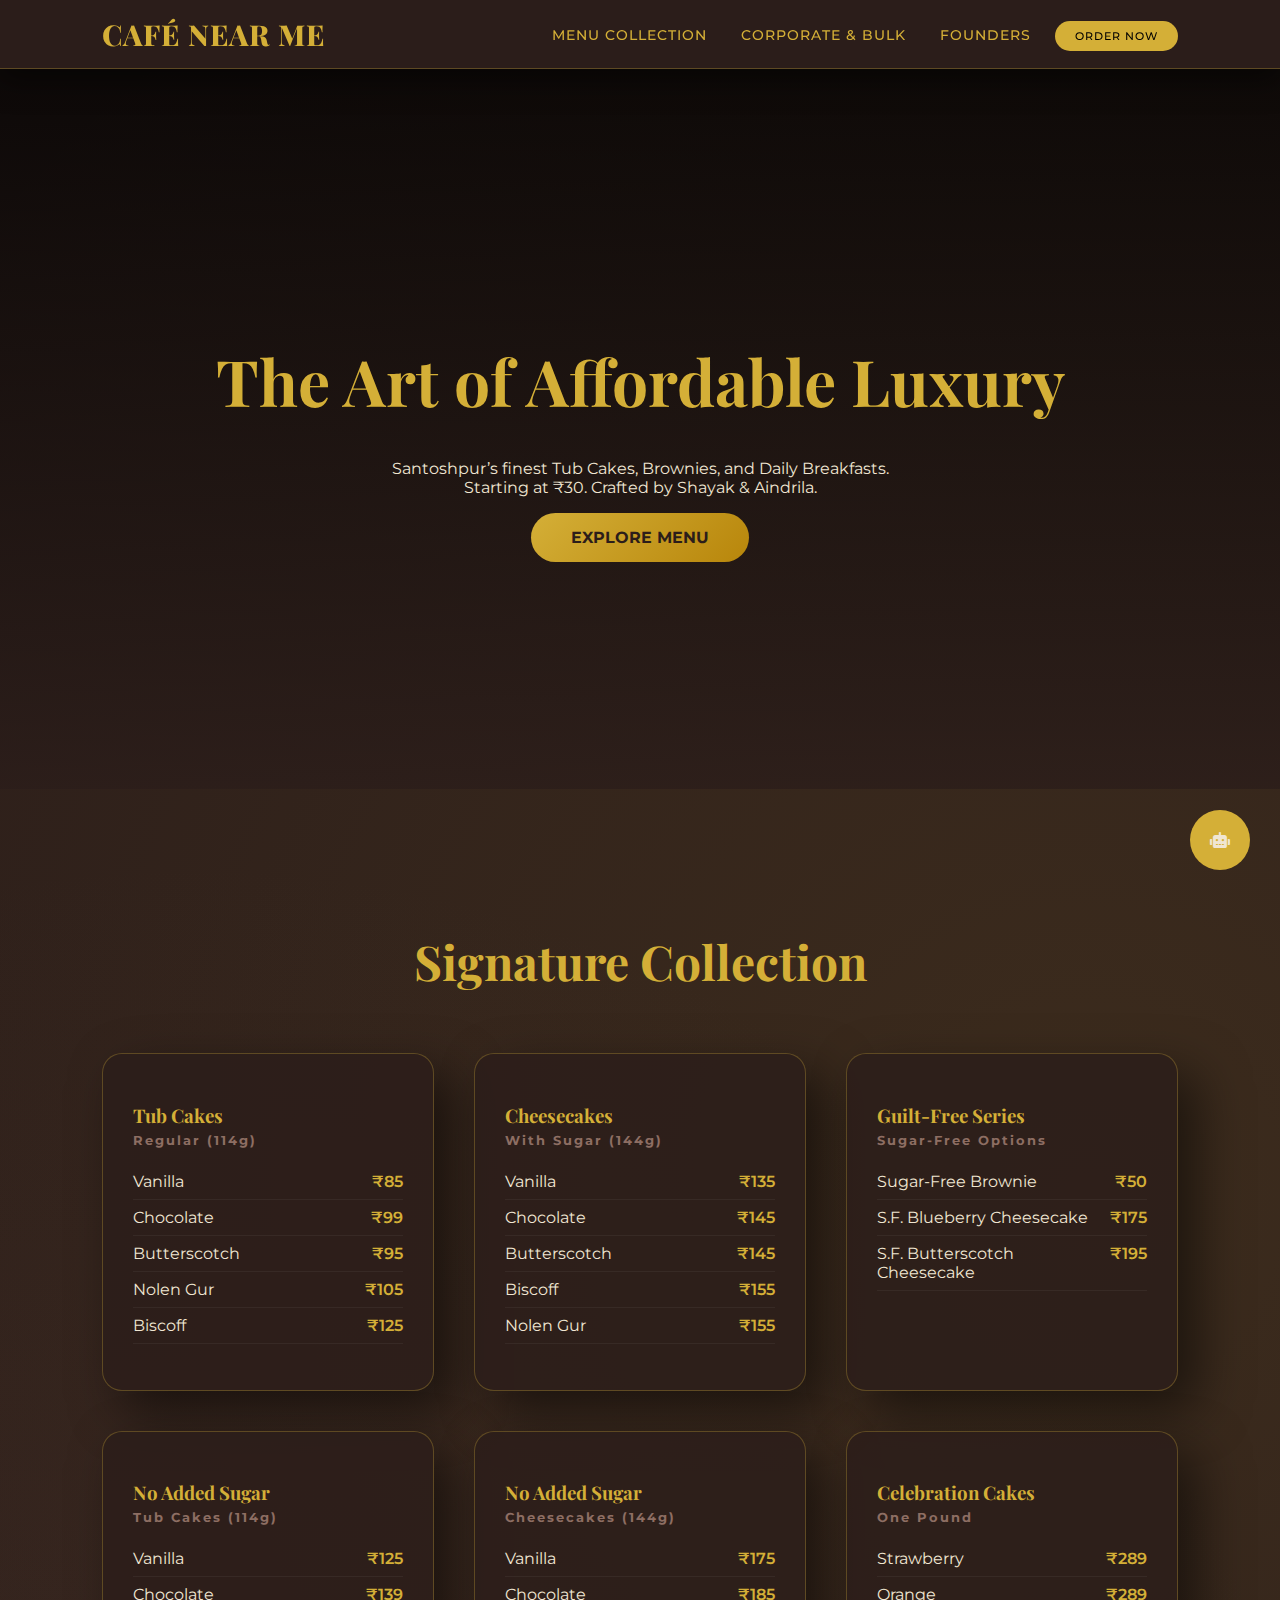
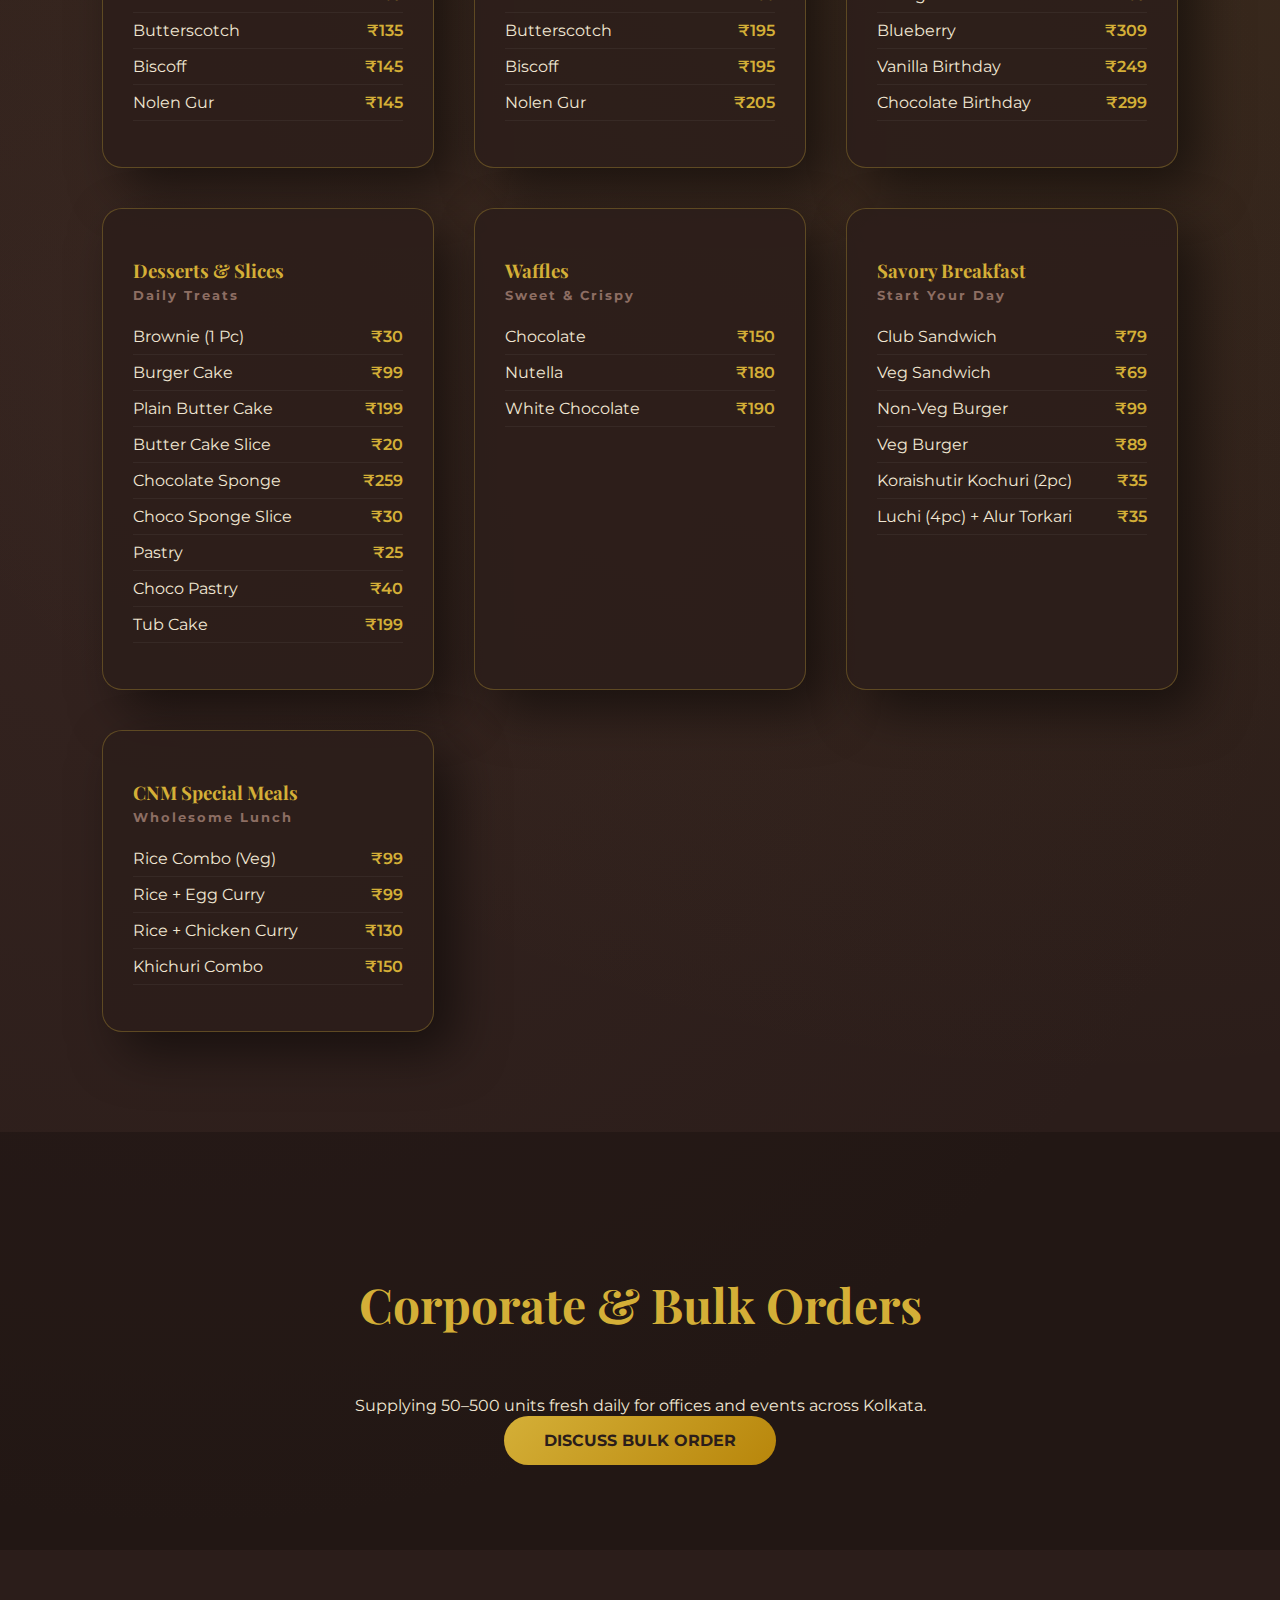
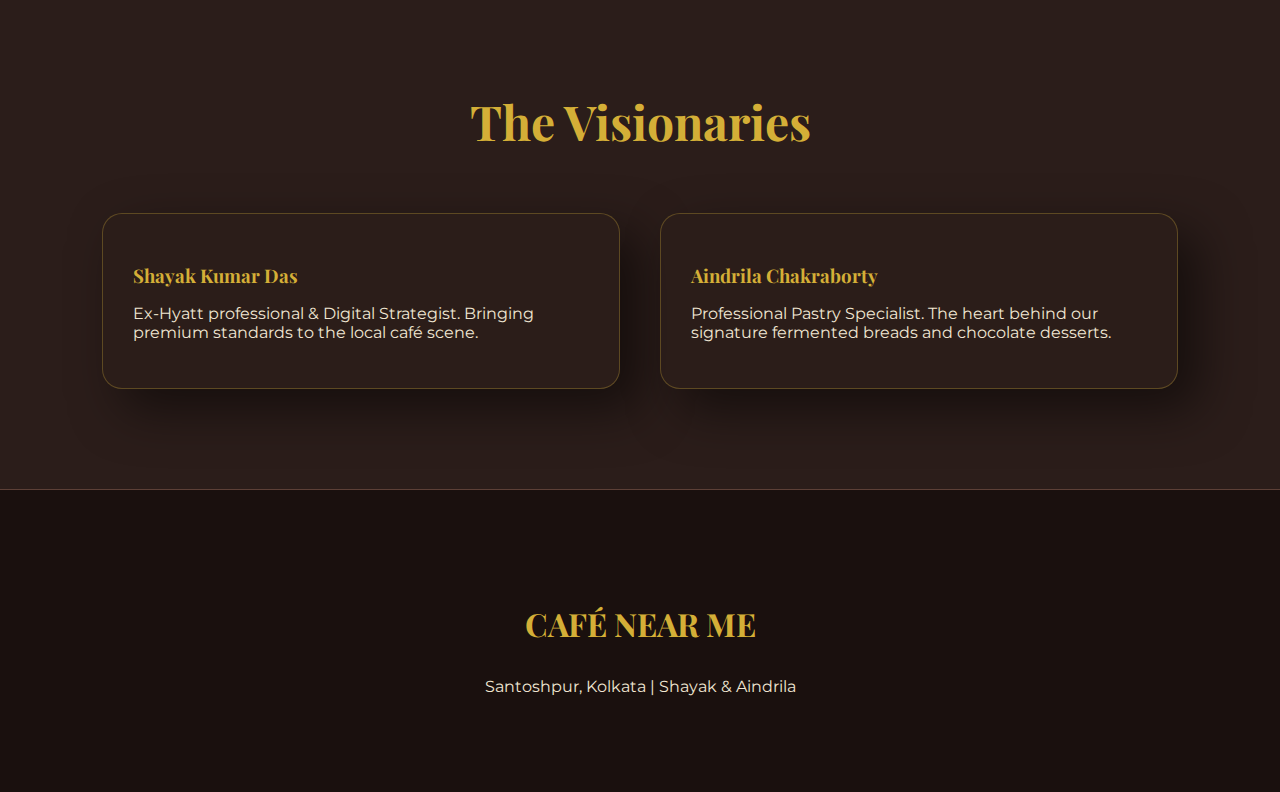
<file: index.html>
<!DOCTYPE html>
<html lang="en">
<head>
    <script async src="https://www.googletagmanager.com/gtag/js?id=G-DWWYB34100"></script>
    <script>
      window.dataLayer = window.dataLayer || [];
      function gtag(){dataLayer.push(arguments);}
      gtag('js', new Date());
      gtag('config', 'G-DWWYB34100');
    </script>

    <meta charset="UTF-8">
    <meta name="viewport" content="width=device-width, initial-scale=1.0">
    <title>Café Near Me | Premium Edition</title>

    <meta name="description" content="Café Near Me, Santoshpur Kolkata. Ultra affordable brownies, cakes, Indian breakfast & bulk orders. Founded by Shayak Kumar Das & Aindrila Chakraborty.">
    <meta name="keywords" content="Cafe Near Me, Santoshpur Cafe, Affordable Cafe Kolkata, Brownies 30 rupees, Bulk Orders Kolkata">
    <meta name="author" content="Shayak Kumar Das & Aindrila Chakraborty">

    <link href="https://fonts.googleapis.com/css2?family=Playfair+Display:ital,wght@0,700;1,400&family=Montserrat:wght@300;400;500;600&display=swap" rel="stylesheet">
    <link href="https://cdnjs.cloudflare.com/ajax/libs/font-awesome/6.0.0/css/all.min.css" rel="stylesheet">

    <style>
        :root {
            --chocolate-dark: #2b1d1a;
            --chocolate-milk: #5d4037;
            --chocolate-light: #8d6e63;
            --gold: #d4af37;
            --gold-glow: #f4eeb1;
            --cream: #fdf5e6;
            --text-main: #f0e6d2;
            --card-bg: rgba(43, 29, 26, 0.85);
            --glass-border: rgba(212, 175, 55, 0.3);
        }

        * { box-sizing: border-box; scroll-behavior: smooth; }

        body {
            margin: 0;
            font-family: 'Montserrat', sans-serif;
            background-color: var(--chocolate-dark);
            background-image: 
                radial-gradient(circle at 15% 50%, rgba(93, 64, 55, 0.2) 0%, transparent 50%),
                radial-gradient(circle at 85% 30%, rgba(212, 175, 55, 0.1) 0%, transparent 50%);
            color: var(--text-main);
            overflow-x: hidden;
        }

        nav {
            background: rgba(43, 29, 26, 0.95);
            backdrop-filter: blur(10px);
            padding: 15px 8%;
            display: flex;
            justify-content: space-between;
            align-items: center;
            position: sticky;
            top: 0;
            z-index: 1000;
            border-bottom: 1px solid var(--glass-border);
            box-shadow: 0 10px 30px rgba(0,0,0,0.5);
        }

        /* Bold Yellow Text Logo */
        .text-logo {
            color: var(--gold);
            font-family: 'Playfair Display', serif;
            font-size: 1.8rem;
            font-weight: 800;
            text-decoration: none;
            letter-spacing: 1px;
            text-transform: uppercase;
        }

        .nav-links a {
            color: var(--gold);
            text-decoration: none;
            font-weight: 500;
            margin-left: 30px;
            cursor: pointer;
            position: relative;
            transition: 0.3s;
            text-transform: uppercase;
            font-size: 0.85rem;
            letter-spacing: 1px;
        }

        header {
            min-height: 80vh;
            display: flex;
            flex-direction: column;
            justify-content: center;
            align-items: center;
            text-align: center;
            padding: 0 8%;
            background: linear-gradient(rgba(0,0,0,0.7), rgba(43, 29, 26, 0.8)),
                url('https://images.unsplash.com/photo-1517433670267-08bbd4be890f?auto=format&fit=crop&w=1500&q=80') center/cover fixed;
        }

        h1 { font-family: 'Playfair Display', serif; font-size: clamp(2.5rem, 6vw, 4rem); color: var(--gold); margin-bottom: 20px; }

        .cta-btn {
            padding: 15px 40px;
            background: linear-gradient(135deg, var(--gold), #b8860b);
            color: var(--chocolate-dark);
            text-decoration: none;
            font-weight: 700;
            border-radius: 50px;
            transition: 0.3s;
            text-transform: uppercase;
            cursor: pointer;
        }

        section { padding: 100px 8%; }
        h2 { font-family: 'Playfair Display', serif; font-size: 3rem; text-align: center; color: var(--gold); margin-bottom: 60px; }

        .menu-grid { display: grid; gap: 40px; grid-template-columns: repeat(auto-fit, minmax(280px, 1fr)); }

        .card {
            background: var(--card-bg);
            padding: 30px;
            border-radius: 20px;
            border: 1px solid var(--glass-border);
            transition: 0.4s;
            box-shadow: 20px 20px 50px rgba(0,0,0,0.5);
        }

        .card:hover { transform: translateY(-10px); border-color: var(--gold); }
        .card h3 { font-family: 'Playfair Display', serif; color: var(--gold); margin-bottom: 5px; }
        .card strong { color: var(--chocolate-light); font-size: 0.8rem; letter-spacing: 2px; display: block; margin-bottom: 15px; }
        .card ul { list-style: none; padding: 0; }
        .card li { padding: 8px 0; border-bottom: 1px solid rgba(255,255,255,0.05); display: flex; justify-content: space-between; }
        .card li span:last-child { color: var(--gold); font-weight: 600; }

        footer { background: #1a100e; padding: 80px 8%; text-align: center; border-top: 1px solid var(--chocolate-milk); }

        #chat-widget { position: fixed; bottom: 30px; right: 30px; z-index: 9999; }
        #chat-toggle { width: 60px; height: 60px; background: var(--gold); border-radius: 50%; display: flex; align-items: center; justify-content: center; cursor: pointer; }
        #chat-box { position: absolute; bottom: 80px; right: 0; width: 350px; height: 450px; background: #1E1210; border-radius: 20px; border: 1px solid var(--gold); display: none; flex-direction: column; overflow: hidden; }
        .chat-header { background: var(--chocolate-milk); padding: 15px; color: var(--gold); display: flex; justify-content: space-between; }
        .chat-messages { flex: 1; padding: 15px; overflow-y: auto; display: flex; flex-direction: column; gap: 10px; }
        .bot-msg { background: var(--chocolate-milk); padding: 10px; border-radius: 10px; align-self: flex-start; }
        .user-msg { background: var(--gold); color: #000; padding: 10px; border-radius: 10px; align-self: flex-end; }
        .chat-input { display: flex; padding: 10px; background: #2b1d1a; }
        .chat-input input { flex: 1; background: transparent; border: none; color: white; outline: none; }
        
        @media (max-width: 768px) {
            .nav-links { display: none; }
            h1 { font-size: 2.5rem; }
        }
    </style>
</head>
<body>

<nav>
    <a href="#" class="text-logo">CAFÉ NEAR ME</a>
    <div class="nav-links">
        <a onclick="scrollToSection('menu')">Menu Collection</a>
        <a onclick="scrollToSection('bulk')">Corporate & Bulk</a>
        <a onclick="scrollToSection('founders')">Founders</a>
        <a href="https://wa.me/919477576785" class="cta-btn" style="padding: 8px 20px; font-size: 0.7rem; margin-left:20px; background: var(--gold); color: black;">Order Now</a>
    </div>
</nav>

<header>
    <h1>The Art of Affordable Luxury</h1>
    <p>Santoshpur’s finest Tub Cakes, Brownies, and Daily Breakfasts.<br>Starting at ₹30. Crafted by Shayak & Aindrila.</p>
    <a onclick="scrollToSection('menu')" class="cta-btn">Explore Menu</a>
</header>

<section id="menu">
    <h2>Signature Collection</h2>
    <div class="menu-grid">
        <div class="card">
            <h3>Tub Cakes</h3>
            <strong>Regular (114g)</strong>
            <ul>
                <li><span>Vanilla</span> <span>₹85</span></li>
                <li><span>Chocolate</span> <span>₹99</span></li>
                <li><span>Butterscotch</span> <span>₹95</span></li>
                <li><span>Nolen Gur</span> <span>₹105</span></li>
                <li><span>Biscoff</span> <span>₹125</span></li>
            </ul>
        </div>

        <div class="card">
            <h3>Cheesecakes</h3>
            <strong>With Sugar (144g)</strong>
            <ul>
                <li><span>Vanilla</span> <span>₹135</span></li>
                <li><span>Chocolate</span> <span>₹145</span></li>
                <li><span>Butterscotch</span> <span>₹145</span></li>
                <li><span>Biscoff</span> <span>₹155</span></li>
                <li><span>Nolen Gur</span> <span>₹155</span></li>
            </ul>
        </div>

        <div class="card">
            <h3>Guilt-Free Series</h3>
            <strong>Sugar-Free Options</strong>
            <ul>
                <li><span>Sugar-Free Brownie</span> <span>₹50</span></li>
                <li><span>S.F. Blueberry Cheesecake</span> <span>₹175</span></li>
                <li><span>S.F. Butterscotch Cheesecake</span> <span>₹195</span></li>
            </ul>
        </div>

        <div class="card">
            <h3>No Added Sugar</h3>
            <strong>Tub Cakes (114g)</strong>
            <ul>
                <li><span>Vanilla</span> <span>₹125</span></li>
                <li><span>Chocolate</span> <span>₹139</span></li>
                <li><span>Butterscotch</span> <span>₹135</span></li>
                <li><span>Biscoff</span> <span>₹145</span></li>
                <li><span>Nolen Gur</span> <span>₹145</span></li>
            </ul>
        </div>

        <div class="card">
            <h3>No Added Sugar</h3>
            <strong>Cheesecakes (144g)</strong>
            <ul>
                <li><span>Vanilla</span> <span>₹175</span></li>
                <li><span>Chocolate</span> <span>₹185</span></li>
                <li><span>Butterscotch</span> <span>₹195</span></li>
                <li><span>Biscoff</span> <span>₹195</span></li>
                <li><span>Nolen Gur</span> <span>₹205</span></li>
            </ul>
        </div>

        <div class="card">
            <h3>Celebration Cakes</h3>
            <strong>One Pound</strong>
            <ul>
                <li><span>Strawberry</span> <span>₹289</span></li>
                <li><span>Orange</span> <span>₹289</span></li>
                <li><span>Blueberry</span> <span>₹309</span></li>
                <li><span>Vanilla Birthday</span> <span>₹249</span></li>
                <li><span>Chocolate Birthday</span> <span>₹299</span></li>
            </ul>
        </div>

        <div class="card">
            <h3>Desserts & Slices</h3>
            <strong>Daily Treats</strong>
            <ul>
                <li><span>Brownie (1 Pc)</span> <span>₹30</span></li>
                <li><span>Burger Cake</span> <span>₹99</span></li>
                <li><span>Plain Butter Cake</span> <span>₹199</span></li>
                <li><span>Butter Cake Slice</span> <span>₹20</span></li>
                <li><span>Chocolate Sponge</span> <span>₹259</span></li>
                <li><span>Choco Sponge Slice</span> <span>₹30</span></li>
                <li><span>Pastry</span> <span>₹25</span></li>
                <li><span>Choco Pastry</span> <span>₹40</span></li>
                <li><span>Tub Cake</span> <span>₹199</span></li>
            </ul>
        </div>

        <div class="card">
            <h3>Waffles</h3>
            <strong>Sweet & Crispy</strong>
            <ul>
                <li><span>Chocolate</span> <span>₹150</span></li>
                <li><span>Nutella</span> <span>₹180</span></li>
                <li><span>White Chocolate</span> <span>₹190</span></li>
            </ul>
        </div>

        <div class="card">
            <h3>Savory Breakfast</h3>
            <strong>Start Your Day</strong>
            <ul>
                <li><span>Club Sandwich</span> <span>₹79</span></li>
                <li><span>Veg Sandwich</span> <span>₹69</span></li>
                <li><span>Non-Veg Burger</span> <span>₹99</span></li>
                <li><span>Veg Burger</span> <span>₹89</span></li>
                <li><span>Koraishutir Kochuri (2pc)</span> <span>₹35</span></li>
                <li><span>Luchi (4pc) + Alur Torkari</span> <span>₹35</span></li>
            </ul>
        </div>

        <div class="card">
            <h3>CNM Special Meals</h3>
            <strong>Wholesome Lunch</strong>
            <ul>
                <li><span>Rice Combo (Veg)</span> <span>₹99</span></li>
                <li><span>Rice + Egg Curry</span> <span>₹99</span></li>
                <li><span>Rice + Chicken Curry</span> <span>₹130</span></li>
                <li><span>Khichuri Combo</span> <span>₹150</span></li>
            </ul>
        </div>
    </div>
</section>

<section id="bulk" style="background: rgba(0,0,0,0.2);">
    <h2>Corporate & Bulk Orders</h2>
    <div style="max-width:800px; margin:auto; text-align:center;">
        <p>Supplying 50–500 units fresh daily for offices and events across Kolkata.</p>
        <a class="cta-btn" href="https://wa.me/919477576785">Discuss Bulk Order</a>
    </div>
</section>

<section id="founders">
    <h2>The Visionaries</h2>
    <div class="menu-grid">
        <div class="card">
            <h3>Shayak Kumar Das</h3>
            <p>Ex-Hyatt professional & Digital Strategist. Bringing premium standards to the local café scene.</p>
        </div>
        <div class="card">
            <h3>Aindrila Chakraborty</h3>
            <p>Professional Pastry Specialist. The heart behind our signature fermented breads and chocolate desserts.</p>
        </div>
    </div>
</section>

<footer>
    <h3 style="color:var(--gold); font-family:'Playfair Display'; font-size: 2rem;">CAFÉ NEAR ME</h3>
    <p>Santoshpur, Kolkata | Shayak & Aindrila</p>
</footer>

<div id="chat-widget">
    <div id="chat-box">
        <div class="chat-header"><span>ChocoBot AI</span><span onclick="toggleChat()">×</span></div>
        <div class="chat-messages" id="msgs"></div>
        <div class="chat-input"><input type="text" id="in" onkeypress="if(event.key=='Enter') send()"><button onclick="send()" style="background:var(--gold); border:none; padding:5px 10px; cursor:pointer;">Go</button></div>
    </div>
    <div id="chat-toggle" onclick="toggleChat()"><i class="fas fa-robot"></i></div>
</div>

<script>
    function scrollToSection(id) {
        const el = document.getElementById(id);
        const offset = document.querySelector('nav').offsetHeight;
        window.scrollTo({ top: el.offsetTop - offset - 20, behavior: 'smooth' });
    }
    function toggleChat() {
        const b = document.getElementById('chat-box');
        b.style.display = b.style.display === 'flex' ? 'none' : 'flex';
    }
    function send() {
        const i = document.getElementById('in');
        const m = document.getElementById('msgs');
        if(!i.value) return;
        m.innerHTML += `<div class="user-msg">${i.value}</div>`;
        setTimeout(() => {
            m.innerHTML += `<div class="bot-msg">Ask me about brownies (₹30) or our founders! Or WhatsApp us at +91 94775 76785.</div>`;
            m.scrollTop = m.scrollHeight;
        }, 600);
        i.value = '';
    }
</script>

</body>
</html>
</file>
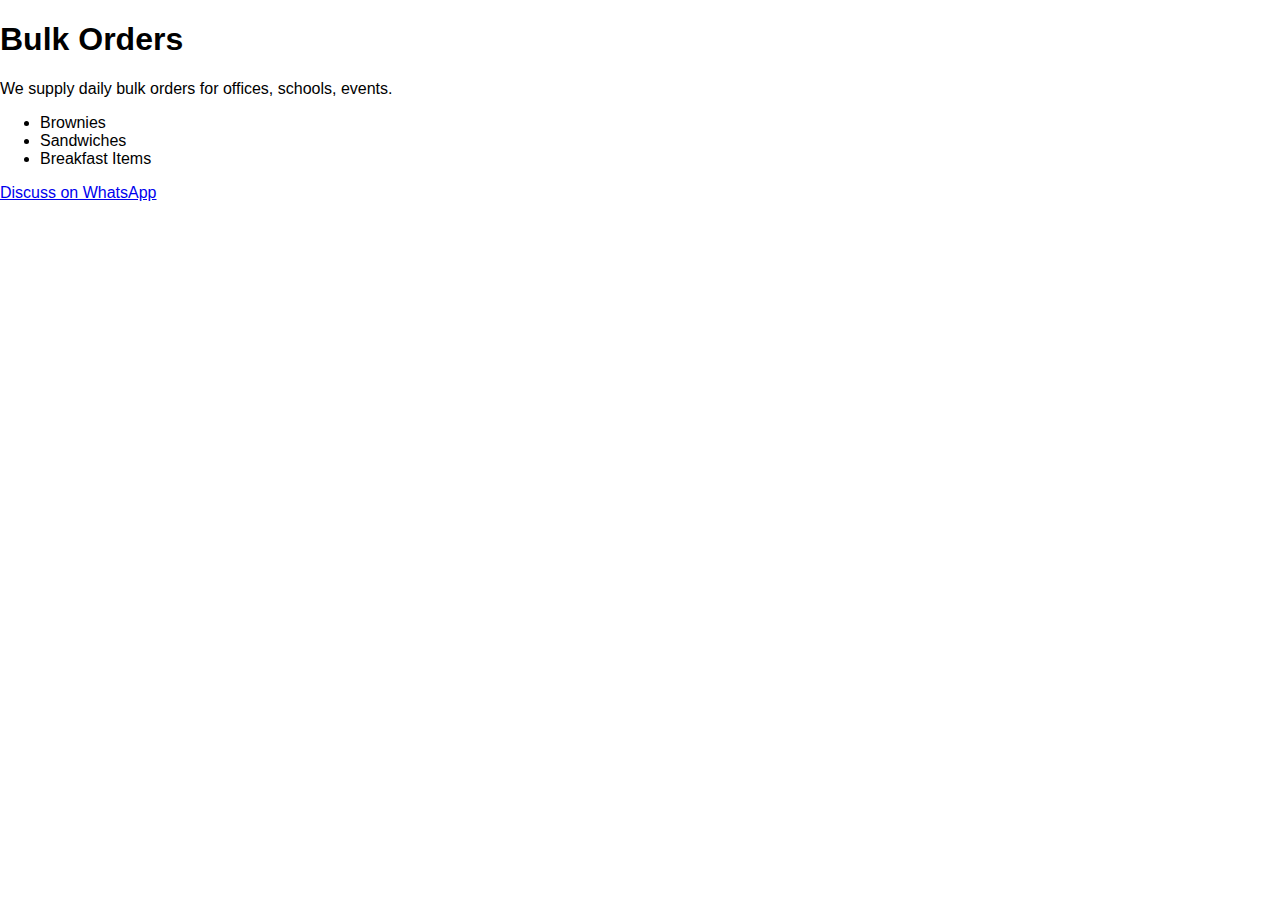
<file: bulk-orders.html>
<!DOCTYPE html>
<html lang="en">
<head>

<script async src="https://www.googletagmanager.com/gtag/js?id=G-DWWYB34100"></script>
<script>
window.dataLayer = window.dataLayer || [];
function gtag(){dataLayer.push(arguments);}
gtag('js', new Date());
gtag('config', 'G-DWWYB34100');
</script>

<meta charset="UTF-8">
<title>Bulk Orders | Café Near Me Kolkata</title>
<meta name="description" content="Bulk food orders in Kolkata. 50–500 units daily.">
<link rel="stylesheet" href="assets/css/style.css">
</head>
<body>
<h1>Bulk Orders</h1>
<p>We supply daily bulk orders for offices, schools, events.</p>
<ul>
<li>Brownies</li>
<li>Sandwiches</li>
<li>Breakfast Items</li>
</ul>
<a href="https://wa.me/919477576785">Discuss on WhatsApp</a>
</body>
</html>
</file>
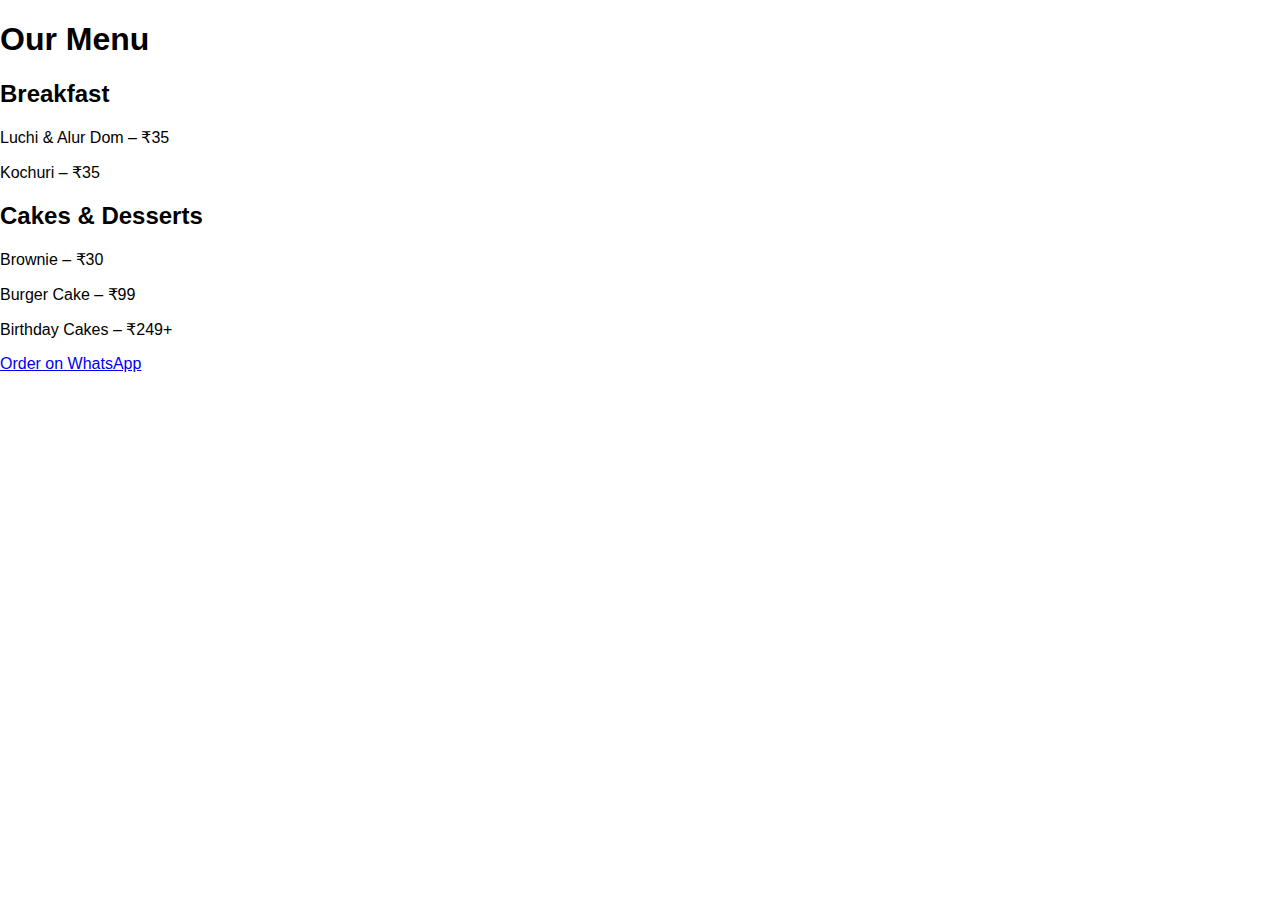
<file: menu.html>
<!DOCTYPE html>
<html lang="en">
<head>

<script async src="https://www.googletagmanager.com/gtag/js?id=G-DWWYB34100"></script>
<script>
window.dataLayer = window.dataLayer || [];
function gtag(){dataLayer.push(arguments);}
gtag('js', new Date());
gtag('config', 'G-DWWYB34100');
</script>

<meta charset="UTF-8">
<title>Menu | Café Near Me Kolkata</title>
<meta name="description" content="Affordable menu: brownies, cakes, breakfast, waffles.">
<link rel="stylesheet" href="assets/css/style.css">
</head>
<body>
<h1>Our Menu</h1>
<h2>Breakfast</h2>
<p>Luchi & Alur Dom – ₹35</p>
<p>Kochuri – ₹35</p>
<h2>Cakes & Desserts</h2>
<p>Brownie – ₹30</p>
<p>Burger Cake – ₹99</p>
<p>Birthday Cakes – ₹249+</p>
<a href="https://wa.me/919477576785">Order on WhatsApp</a>
</body>
</html>
</file>
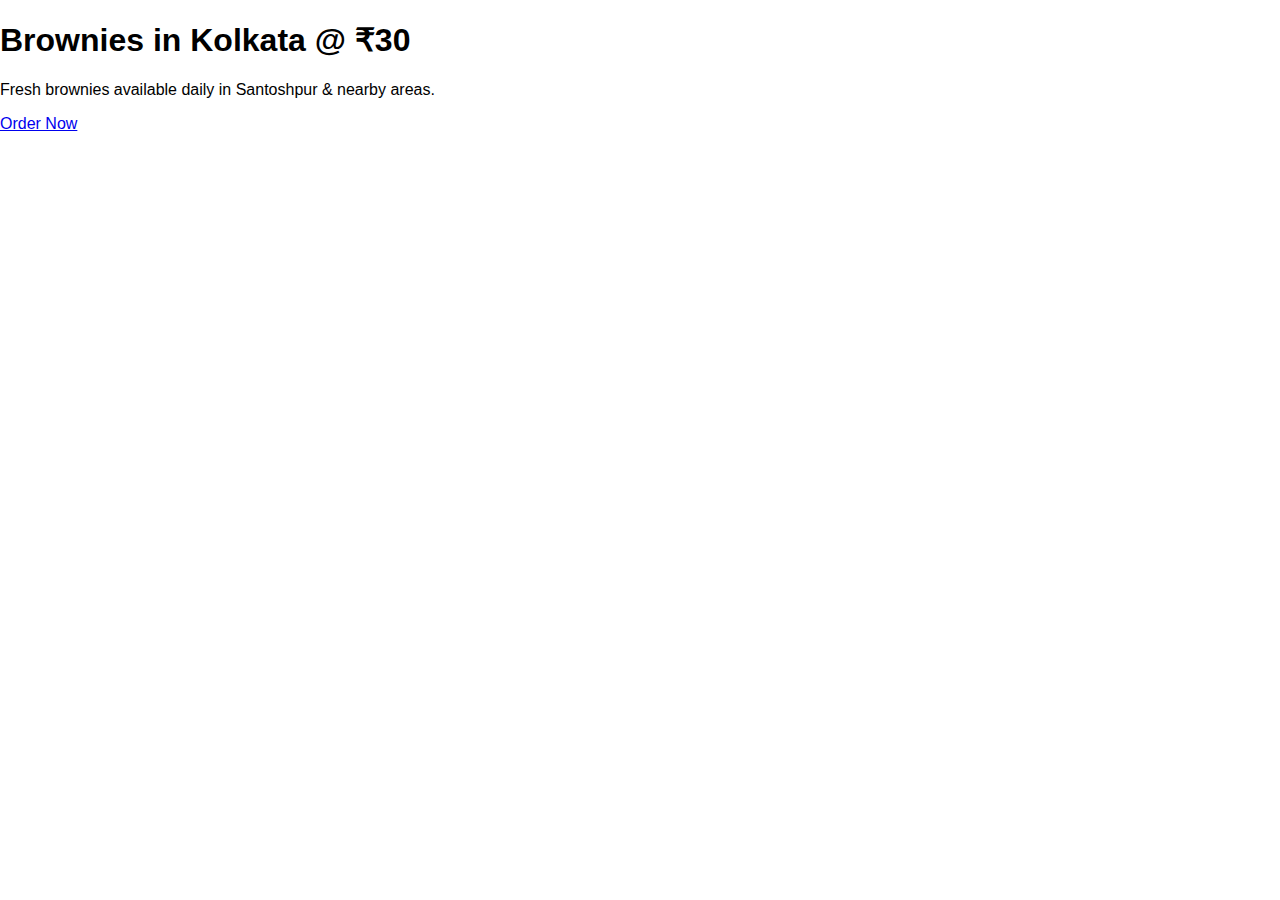
<file: areas/brownies-in-kolkata.html>
<!DOCTYPE html>
<html lang="en">
<head>

<script async src="https://www.googletagmanager.com/gtag/js?id=G-DWWYB34100"></script>
<script>
window.dataLayer = window.dataLayer || [];
function gtag(){dataLayer.push(arguments);}
gtag('js', new Date());
gtag('config', 'G-DWWYB34100');
</script>

<meta charset="UTF-8">
<title>Brownies in Kolkata | Café Near Me</title>
<meta name="description" content="₹30 brownies available in Kolkata. Bulk orders welcome.">
<link rel="stylesheet" href="../assets/css/style.css">
</head>
<body>
<h1>Brownies in Kolkata @ ₹30</h1>
<p>Fresh brownies available daily in Santoshpur & nearby areas.</p>
<a href="https://wa.me/919477576785">Order Now</a>
</body>
</html>
</file>
<file: assets/css/style.css>
body { font-family: Arial, sans-serif; margin:0; padding:0; }
nav { background:#3d2b1f; color:#fff; padding:15px; }
nav a { color:#fff; margin-right:15px; }
header { padding:40px; background:#f4dada; }
section { padding:30px; }
footer { background:#3d2b1f; color:#fff; padding:20px; }
</file>
